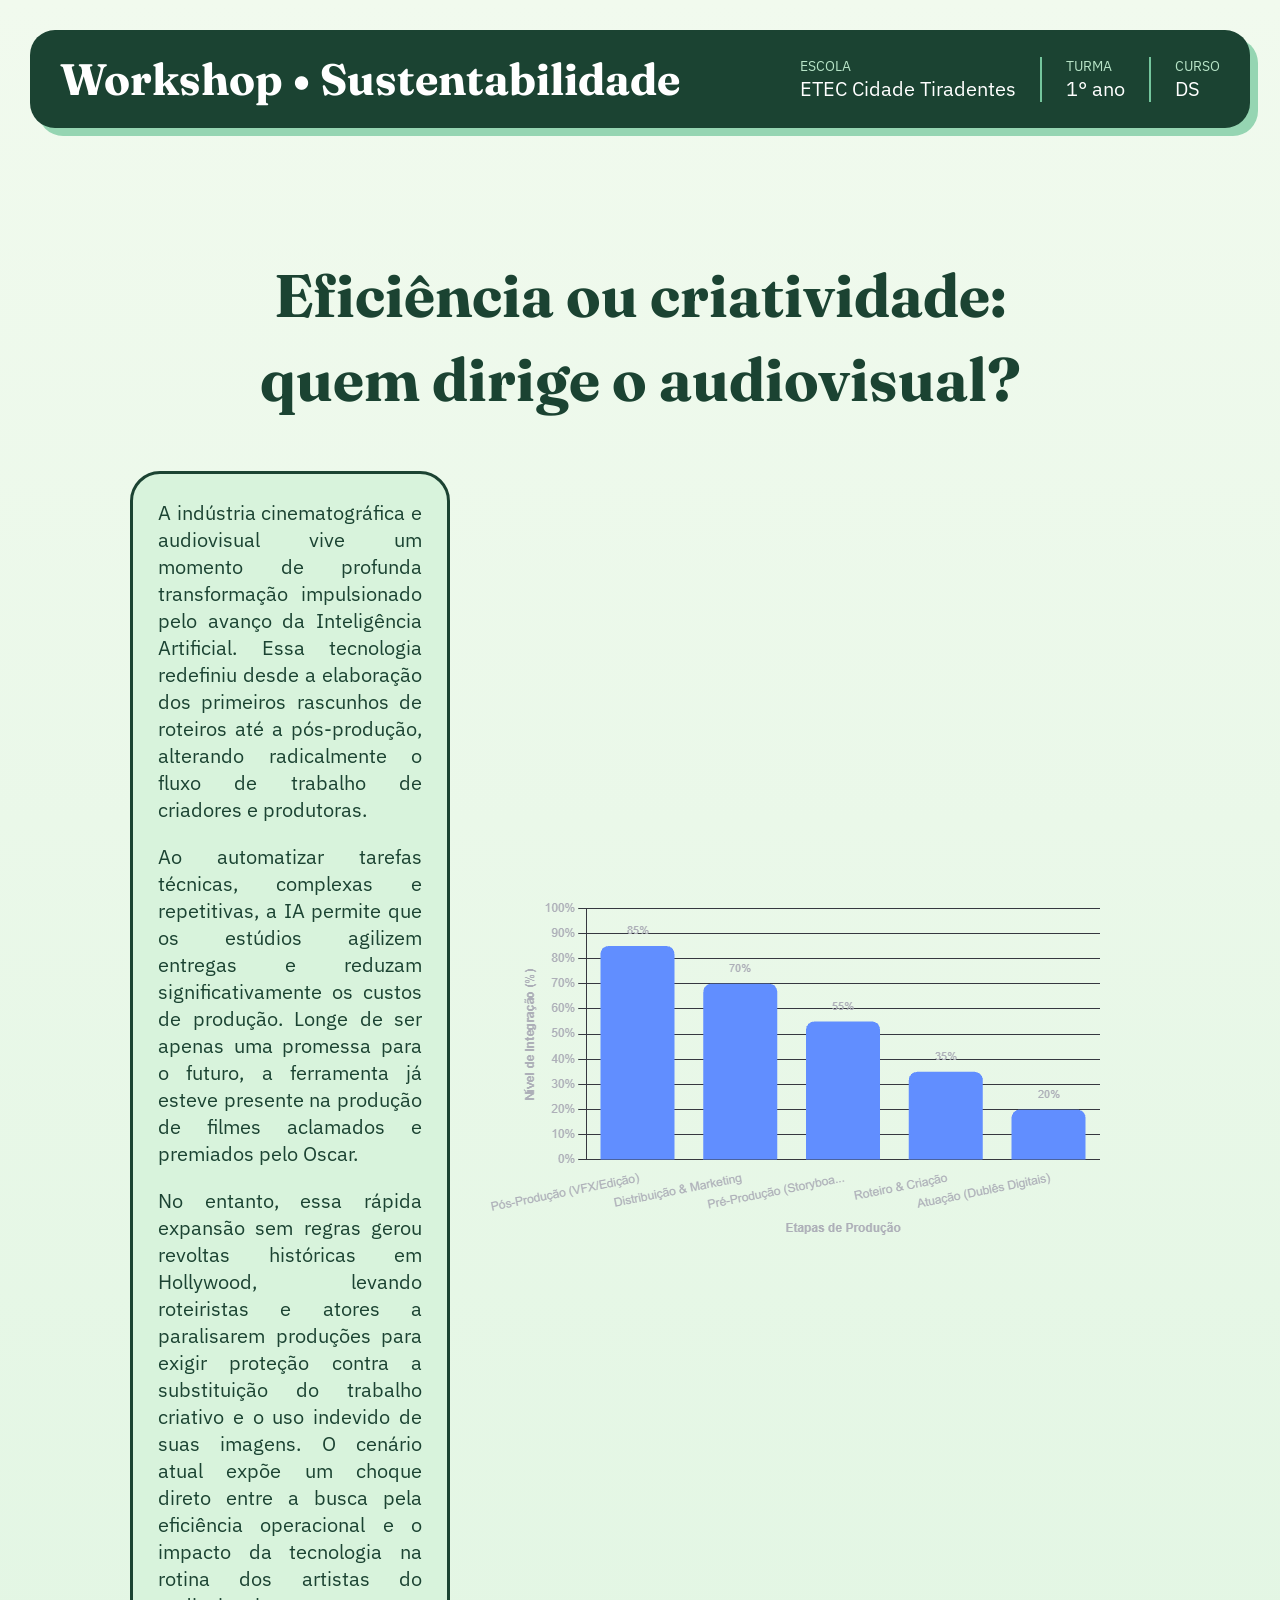
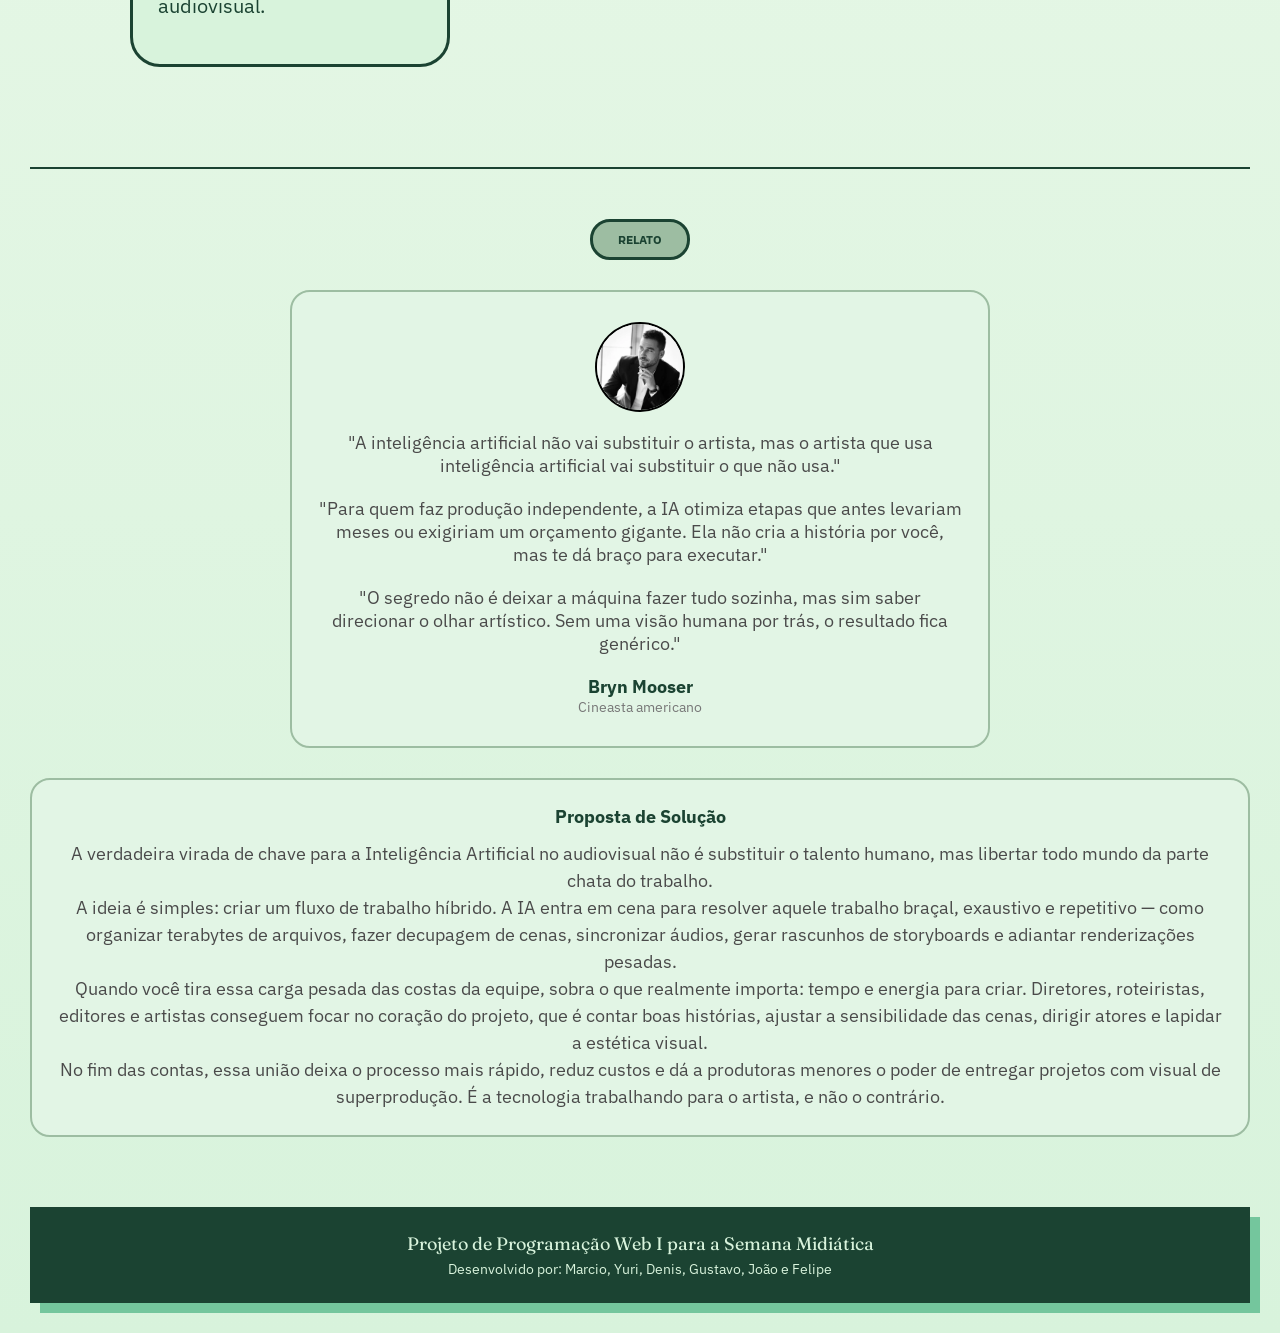
<file: audiovisual.html>
<!DOCTYPE html>
<html lang="pt-br">

    <head>
        <meta charset="UTF-8">
        <meta name="viewport" content="width=device-width, initial-scale=1.0">
        <title>Audiovisual</title>
        <link rel="stylesheet" href="./css/style.css">
        <link rel="preconnect" href="https://fonts.googleapis.com">
        <link rel="preconnect" href="https://fonts.gstatic.com" crossorigin>
        <link href="https://fonts.googleapis.com/css2?family=Fraunces:wght@600&family=IBM+Plex+Sans:wght@400;500&family=IBM+Plex+Mono:wght@500&display=swap" rel="stylesheet">
    </head>
    <body>
        <header>
            <h1>Workshop &bull; Sustentabilidade</h1>

            <dl class="info">

                <div>
                    <dt>Escola</dt>
                    <dd>ETEC Cidade Tiradentes</dd>
                </div>

                <div class="separador">
                    <dt>Turma</dt>
                    <dd>1° ano</dd>
                </div>

                <div class="separador">
                    <dt>Curso</dt>
                    <dd>DS</dd>
                </div>

            </dl>
            
        </header>

        <section class="apresentacao">

            <h2>
                Eficiência ou criatividade:<br> quem dirige o audiovisual?
            </h2>

        </section>

        <main>
            <div class="principal">
            
                <div class="assunto">
                    <p>
                        A indústria cinematográfica e audiovisual vive um momento de profunda transformação impulsionado pelo avanço da Inteligência Artificial. Essa tecnologia redefiniu desde a elaboração dos primeiros rascunhos de roteiros até a pós-produção, alterando radicalmente o fluxo de trabalho de criadores e produtoras.
                    </p>

                    <p>
                        Ao automatizar tarefas técnicas, complexas e repetitivas, a IA permite que os estúdios agilizem entregas e reduzam significativamente os custos de produção. Longe de ser apenas uma promessa para o futuro, a ferramenta já esteve presente na produção de filmes aclamados e premiados pelo Oscar.
                    </p>

                    <p>
                        No entanto, essa rápida expansão sem regras gerou revoltas históricas em Hollywood, levando roteiristas e atores a paralisarem produções para exigir proteção contra a substituição do trabalho criativo e o uso indevido de suas imagens. O cenário atual expõe um choque direto entre a busca pela eficiência operacional e o impacto da tecnologia na rotina dos artistas do audiovisual.
                    </p>
                </div>

                <img src="./img/grafico.png" alt="Gráfico de crescimento da IA no audiovisual" class="grafico">
            </div>      

            <hr>

            <div class="subtopico">
                <h3>RELATO</h3>
            </div>

            <div class="relato">
                <img src="./img/bryn.webp" alt="Ícone" class="relato-icone">
                
                <p class="relato-texto">
                    "A inteligência artificial não vai substituir o artista, mas o artista que usa inteligência artificial vai substituir o que não usa."
                </p>
                <p class="relato-texto">
                    "Para quem faz produção independente, a IA otimiza etapas que antes levariam meses ou exigiriam um orçamento gigante. Ela não cria a história por você, mas te dá braço para executar."
                </p>
                <p class="relato-texto">
                    "O segredo não é deixar a máquina fazer tudo sozinha, mas sim saber direcionar o olhar artístico. Sem uma visão humana por trás, o resultado fica genérico."
                </p>

                <span class="relato-autor">Bryn Mooser</span>
                <span class="relato-cargo">Cineasta americano</span>
            </div>

            <div class="solucao">
                <h3>Proposta de Solução</h3>
                <p>
                    A verdadeira virada de chave para a Inteligência Artificial no audiovisual não é substituir o talento humano, mas libertar todo mundo da parte chata do trabalho.
                </p>
                <p>
                    A ideia é simples: criar um fluxo de trabalho híbrido. A IA entra em cena para resolver aquele trabalho braçal, exaustivo e repetitivo — como organizar terabytes de arquivos, fazer decupagem de cenas, sincronizar áudios, gerar rascunhos de storyboards e adiantar renderizações pesadas.
                </p>
                <p>
                    Quando você tira essa carga pesada das costas da equipe, sobra o que realmente importa: tempo e energia para criar. Diretores, roteiristas, editores e artistas conseguem focar no coração do projeto, que é contar boas histórias, ajustar a sensibilidade das cenas, dirigir atores e lapidar a estética visual.
                </p>
                <p>
                    No fim das contas, essa união deixa o processo mais rápido, reduz custos e dá a produtoras menores o poder de entregar projetos com visual de superprodução. É a tecnologia trabalhando para o artista, e não o contrário.
                </p>
            </div>

        </main>



        <footer>
            <p>Projeto de Programação Web I para a Semana Midiática</p>
            <p>Desenvolvido por: Marcio, Yuri, Denis, Gustavo, João e Felipe</p>
        </footer>

    </body>

</html>
</file>
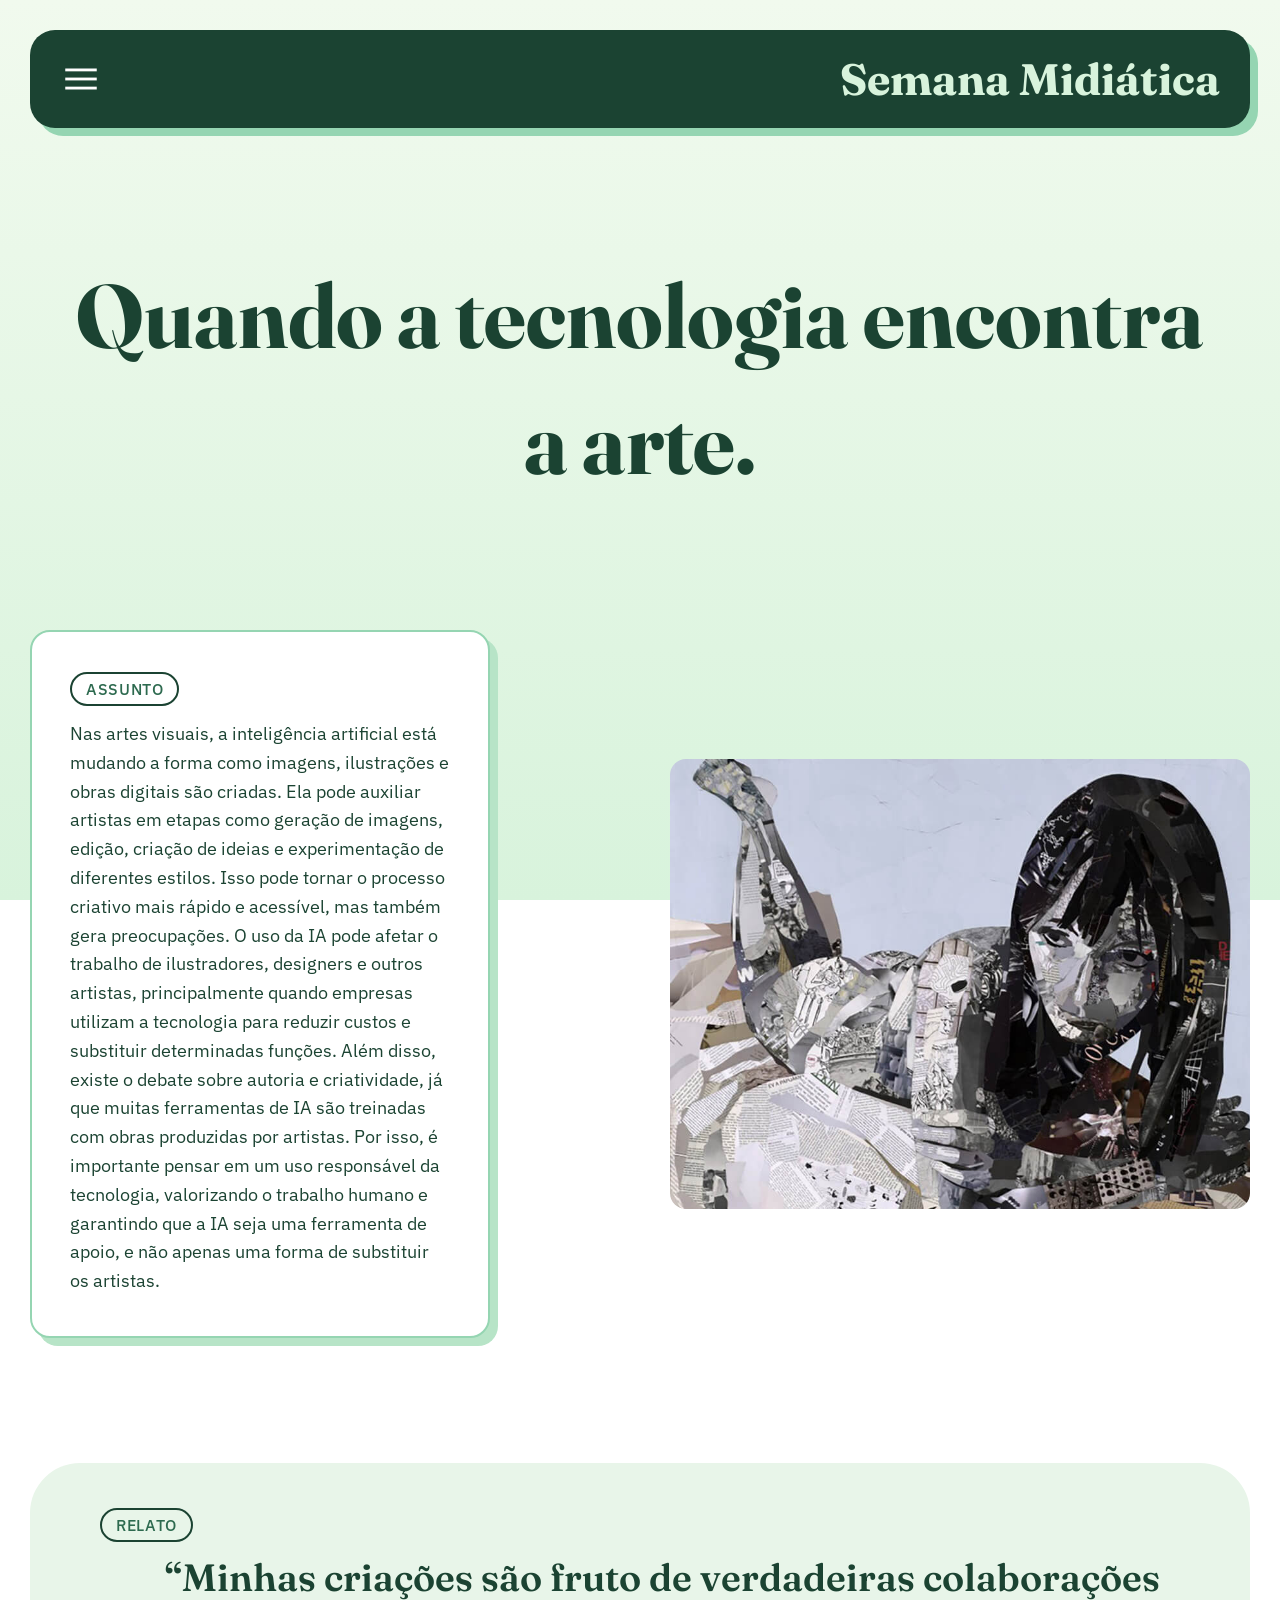
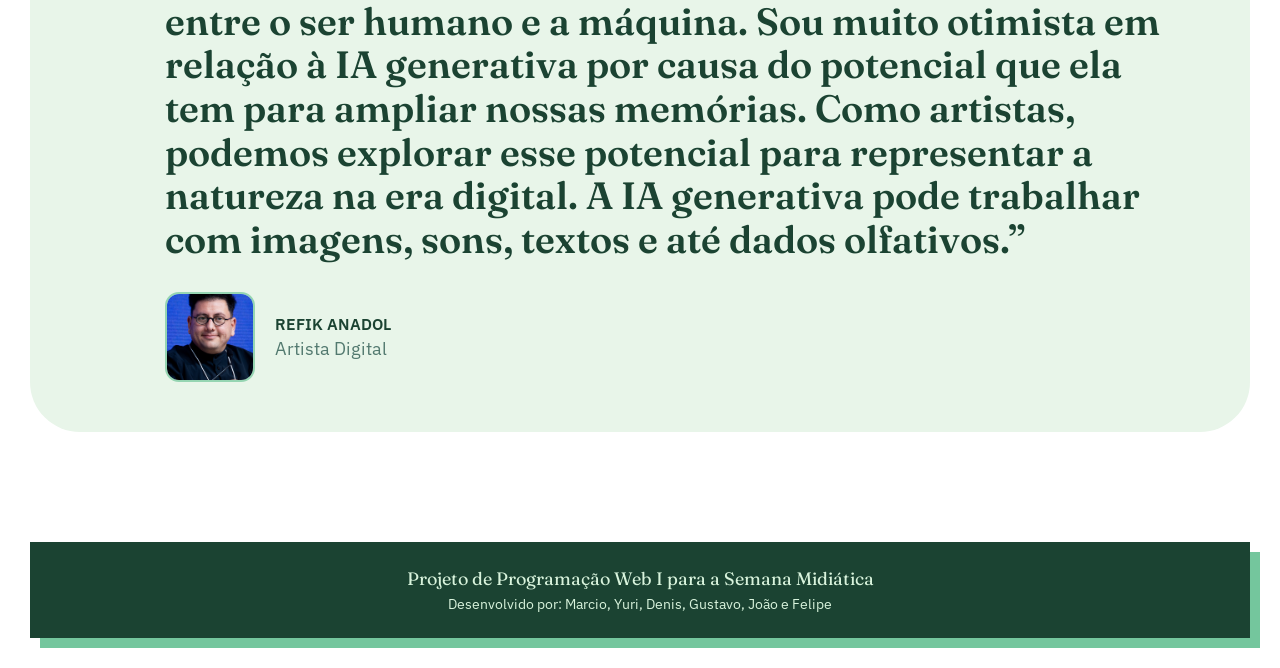
<file: paginas/artes-visuais.html>
<!DOCTYPE html>
<html lang="pt-br">
<head>
    <meta charset="UTF-8">
    <meta name="viewport" content="width=device-width, initial-scale=1.0">
    <title>Artes Visuais</title>
    <link rel="stylesheet" href="../css/global.css">
    <link rel="stylesheet" href="../css/header.css">
    <link rel="stylesheet" href="../css/footer.css">
    <link rel="stylesheet" href="../css/paginas/menu.css">
    <link rel="stylesheet" href="../css/paginas/apresentacao.css">
    <link rel="stylesheet" href="../css/paginas/assunto.css">
    <link rel="stylesheet" href="../css/paginas/relatos.css">
    <link rel="preconnect" href="https://fonts.googleapis.com">
    <link rel="preconnect" href="https://fonts.gstatic.com" crossorigin>
    <link href="https://fonts.googleapis.com/css2?family=Fraunces:wght@600&family=IBM+Plex+Sans:wght@400;500&display=swap" rel="stylesheet">
    <link rel="stylesheet" href="https://fonts.googleapis.com/css2?family=Material+Symbols+Outlined:opsz,wght,FILL,GRAD@24,400,0,0&icon_names=menu" />
</head>
<body class="pagina-interna">

    <header>
        <button id="burguer" class="material-symbols-outlined" onclick="clickMenu()">
            menu
        </button>

        <h1>Semana Midiática</h1>

        <nav id="menu">
            <ul>
                <li><a href="../index.html">Início</a></li>
                <li><a href="./design.html">Design</a></li>
                <li><a href="./artes-visuais.html">Artes Visuais</a></li>
                <li><a href="./audiovisual.html">Audiovisual</a></li>
                <li><a href="./economia.html">Economia</a></li>
                <li><a href="./mercado-trabalho.html">Mercado de Trabalho</a></li>
            </ul>
        </nav>
    </header>

    <main>
        <section class="apresentacao">
            <h2>Quando a tecnologia encontra a arte.</h2>
        </section>

       <section class="assunto">
            <div class="assunto-card">
                <span class="rotulo">Assunto</span>
                <p>Nas artes visuais, a inteligência artificial está mudando a forma como imagens, ilustrações e obras digitais são criadas. 
                    Ela pode auxiliar artistas em etapas como geração de imagens, edição, criação de ideias e experimentação de diferentes estilos.
Isso pode tornar o processo criativo mais rápido e acessível, mas também gera preocupações. 
O uso da IA pode afetar o trabalho de ilustradores, designers e outros artistas, principalmente quando empresas utilizam a tecnologia para reduzir custos e substituir determinadas funções.
Além disso, existe o debate sobre autoria e criatividade, já que muitas ferramentas de IA são treinadas com obras produzidas por artistas. 
Por isso, é importante pensar em um uso responsável da tecnologia, valorizando o trabalho humano e garantindo que a IA seja uma ferramenta de apoio, e não apenas uma forma de substituir os artistas.
</p>
            </div>

            <img class="assunto-img" src="../img/arte-visual.jpg">
        </section>


        <section class="relatos">

            <span class="rotulo">Relato</span>

            <p class="citacao">
“Minhas criações são fruto de verdadeiras colaborações entre o ser humano e a máquina. 
Sou muito otimista em relação à IA generativa por causa do potencial que ela tem para ampliar nossas memórias. 
Como artistas, podemos explorar esse potencial para representar a natureza na era digital. A IA generativa pode trabalhar com imagens, sons, textos e até dados olfativos.”


            </p>

            <div class="autor">
                <img src="../img/refik_anadol.jpg">

                <div>
                    <p>Refik Anadol</p>
                    <p>Artista Digital</p>
                </div>
            </div>

        </section>

    </main>

    <footer>
        <p>Projeto de Programação Web I para a Semana Midiática</p>
        <p>Desenvolvido por: Marcio, Yuri, Denis, Gustavo, João e Felipe</p>
    </footer>

    <script src="./paginas.js"></script>

</body>
</html>
</file>
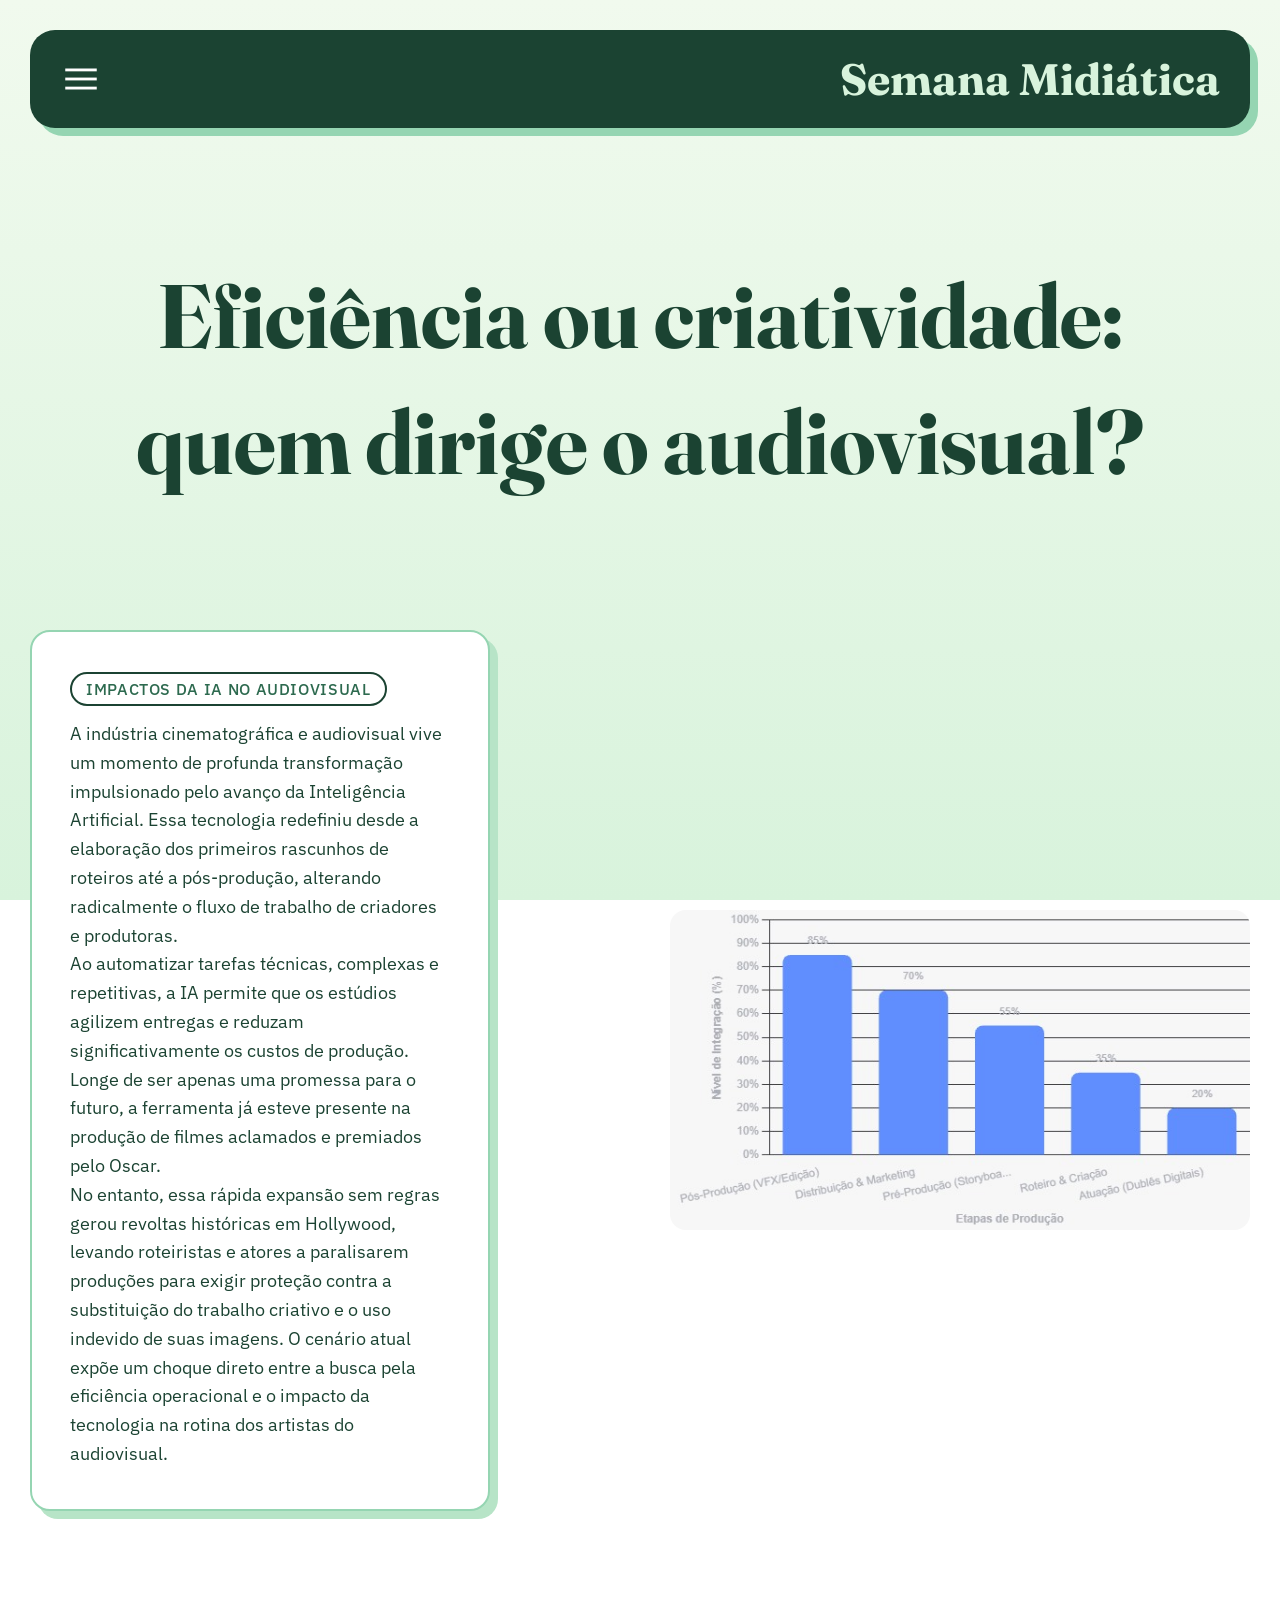
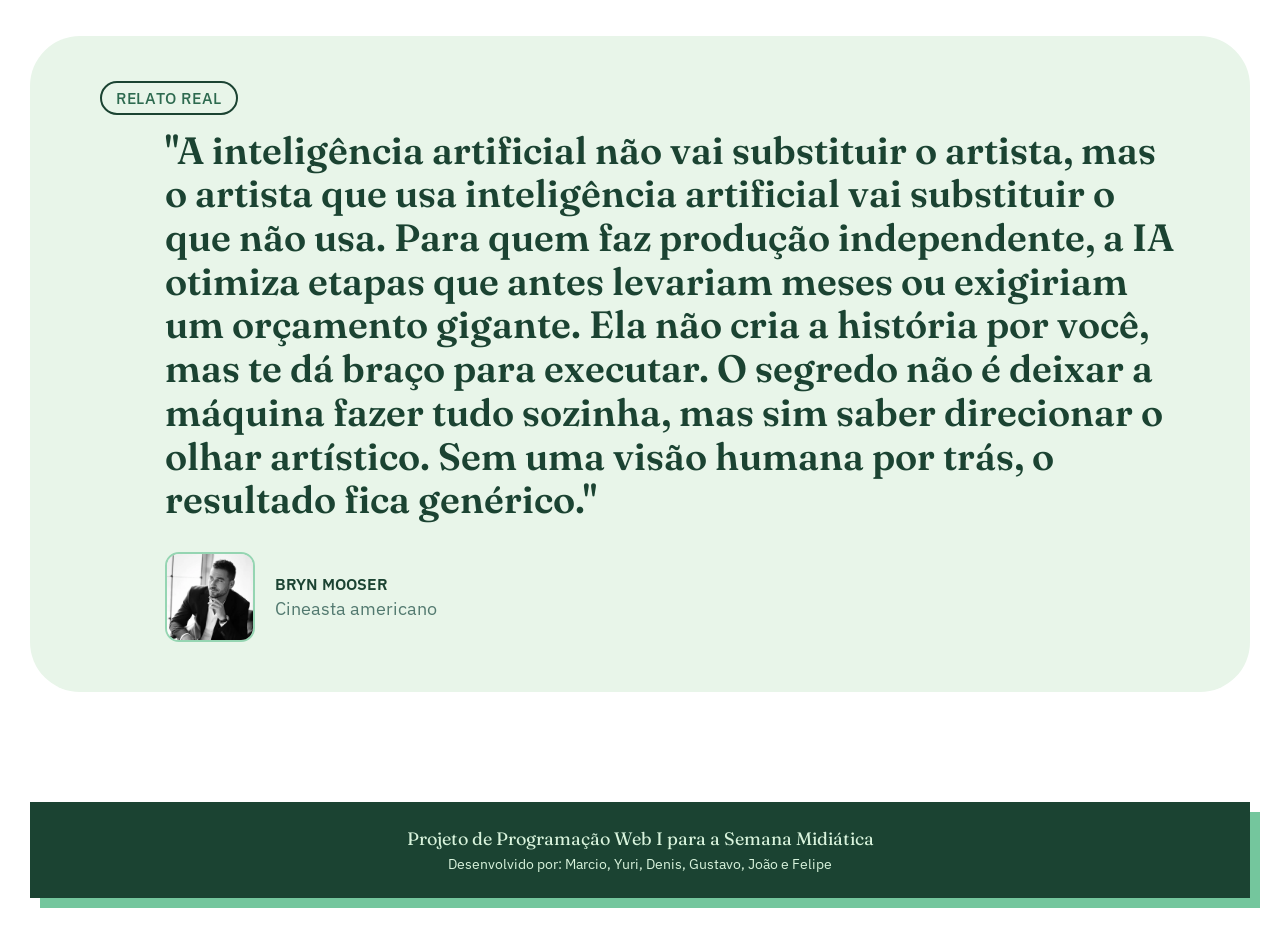
<file: paginas/audiovisual.html>
<!DOCTYPE html>
<html lang="pt-br">
<head>
    <meta charset="UTF-8">
    <meta name="viewport" content="width=device-width, initial-scale=1.0">
    <title>Audio Visual</title>
   <link rel="stylesheet" href="../css/global.css">
    <link rel="stylesheet" href="../css/header.css">
    <link rel="stylesheet" href="../css/footer.css">
    <link rel="stylesheet" href="../css/paginas/menu.css">
    <link rel="stylesheet" href="../css/paginas/apresentacao.css">
    <link rel="stylesheet" href="../css/paginas/assunto.css">
    <link rel="stylesheet" href="../css/paginas/relatos.css">
    <link rel="preconnect" href="https://fonts.googleapis.com">
    <link rel="preconnect" href="https://fonts.gstatic.com" crossorigin>
    <link href="https://fonts.googleapis.com/css2?family=Fraunces:wght@600&family=IBM+Plex+Sans:wght@400;500&display=swap" rel="stylesheet">
    <link rel="stylesheet" href="https://fonts.googleapis.com/css2?family=Material+Symbols+Outlined:opsz,wght,FILL,GRAD@24,400,0,0&icon_names=menu" />
</head>
<body class="pagina-interna">

    <header>
        <button id="burguer" class="material-symbols-outlined" onclick="clickMenu()">
            menu
        </button>

        <h1>Semana Midiática</h1>

        <nav id="menu">
            <ul>
                <li><a href="../index.html">Início</a></li>
                <li><a href="./design.html">Design</a></li>
                <li><a href="./artes-visuais.html">Artes Visuais</a></li>
                <li><a href="./audiovisual.html">Audiovisual</a></li>
                <li><a href="./economia.html">Economia</a></li>
                <li><a href="./mercado-trabalho.html">Mercado de Trabalho</a></li>
            </ul>
        </nav>
    </header>

    <main>
        <section class="apresentacao">
            <h2>Eficiência ou criatividade:<br> quem dirige o audiovisual? </h2>
        </section>

       <section class="assunto">
            <div class="assunto-card">
                <span class="rotulo">Impactos da IA no Audiovisual</span>
                <p>A indústria cinematográfica e audiovisual vive um momento de profunda transformação impulsionado pelo avanço da Inteligência Artificial. Essa tecnologia redefiniu desde a elaboração dos primeiros rascunhos de roteiros até a pós-produção, alterando radicalmente o fluxo de trabalho de criadores e produtoras.</p>
                <p>Ao automatizar tarefas técnicas, complexas e repetitivas, a IA permite que os estúdios agilizem entregas e reduzam significativamente os custos de produção. Longe de ser apenas uma promessa para o futuro, a ferramenta já esteve presente na produção de filmes aclamados e premiados pelo Oscar.</p>
                <p>No entanto, essa rápida expansão sem regras gerou revoltas históricas em Hollywood, levando roteiristas e atores a paralisarem produções para exigir proteção contra a substituição do trabalho criativo e o uso indevido de suas imagens. O cenário atual expõe um choque direto entre a busca pela eficiência operacional e o impacto da tecnologia na rotina dos artistas do audiovisual.</p>
            </div>

            <img class="assunto-img" src="../img/WhatsApp Image 2026-10-22 at 10.24.02 PM.jpeg" alt="">
        </section>


        <section class="relatos">

            <span class="rotulo">Relato Real</span>

            <p class="citacao">
                "A inteligência artificial não vai substituir o artista, mas o artista que usa inteligência artificial vai substituir o que não usa.
                Para quem faz produção independente, a IA otimiza etapas que antes levariam meses ou exigiriam um orçamento gigante. Ela não cria a história por você, mas te dá braço para executar.
                O segredo não é deixar a máquina fazer tudo sozinha, mas sim saber direcionar o olhar artístico. Sem uma visão humana por trás, o resultado fica genérico."

            </p>

            <div class="autor">
                <img src="../img/bryn.webp" alt="">

                <div>
                    <p>Bryn Mooser</p>
                    <p>Cineasta americano</p>
                </div>
            </div>

        </section>

    </main>

    <footer>
        <p>Projeto de Programação Web I para a Semana Midiática</p>
        <p>Desenvolvido por: Marcio, Yuri, Denis, Gustavo, João e Felipe</p>
    </footer>

    <script src="./paginas.js"></script>

</body>
</html>
</file>
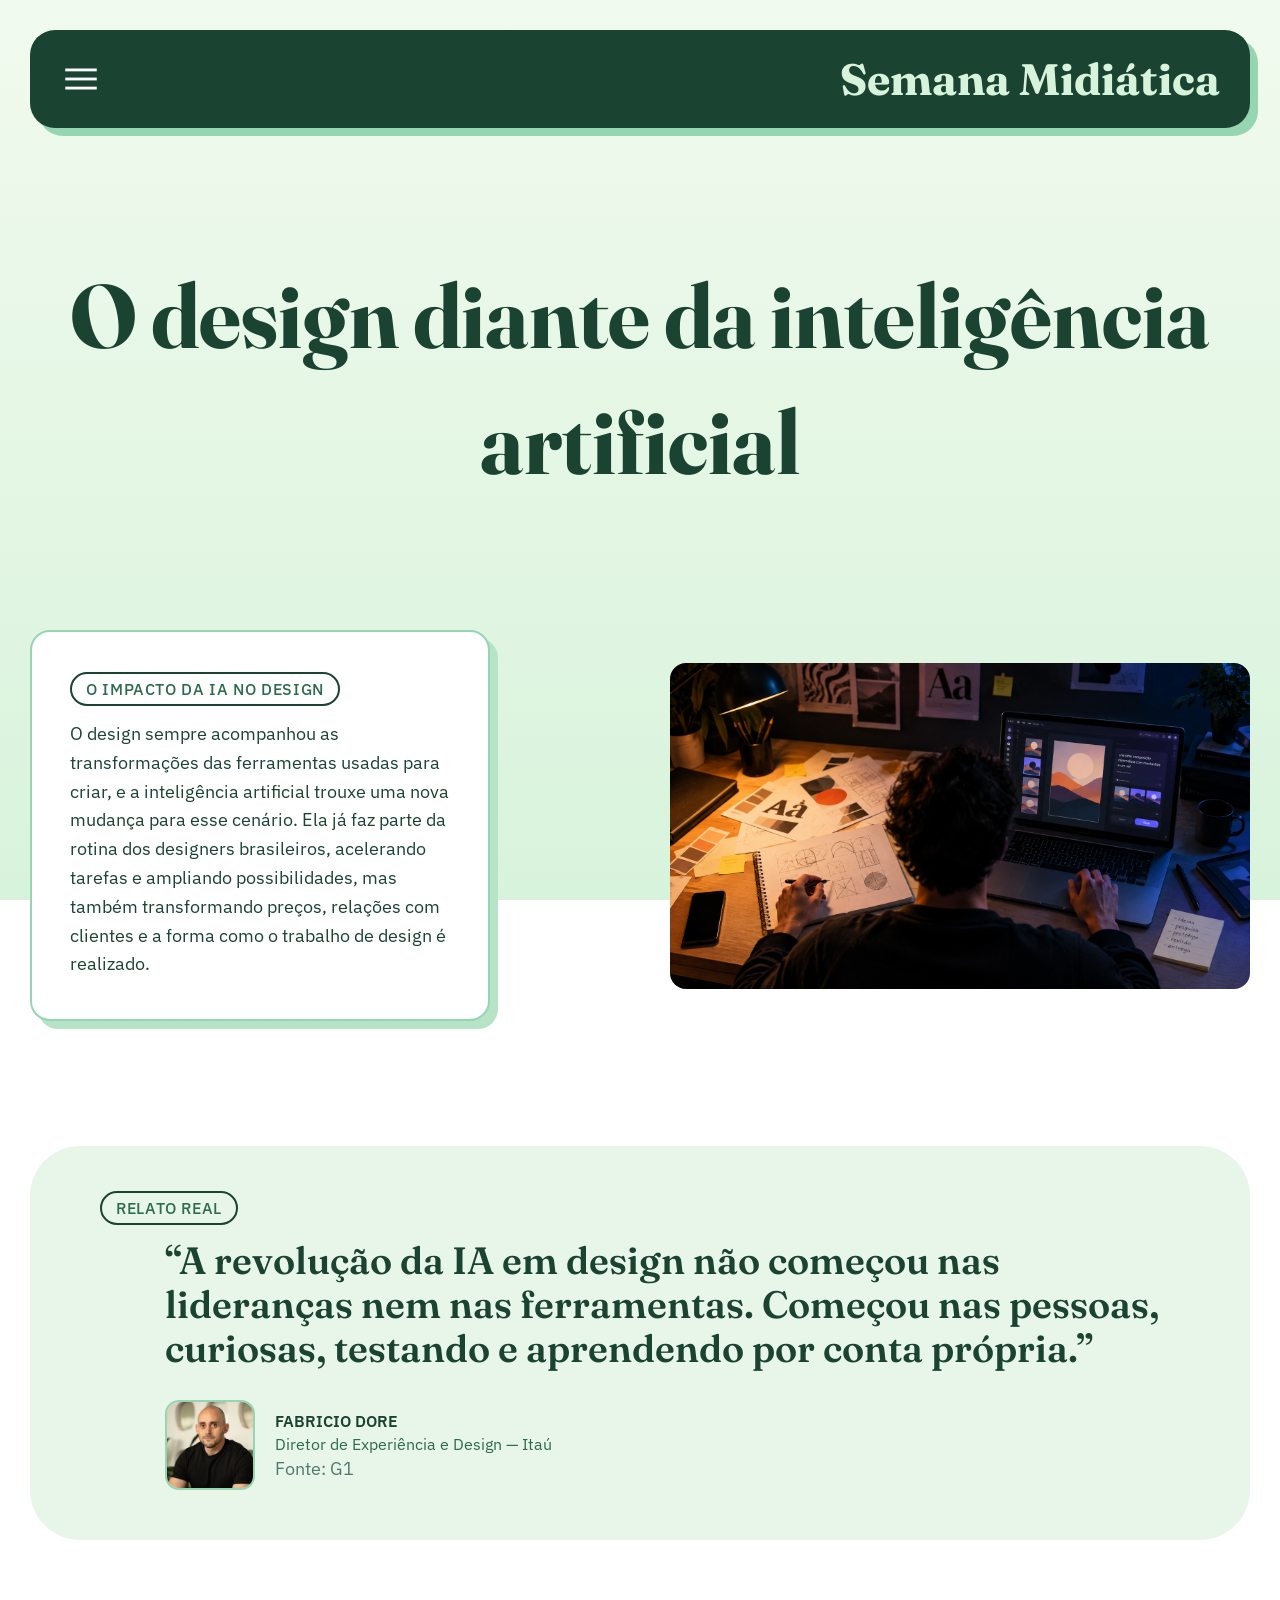
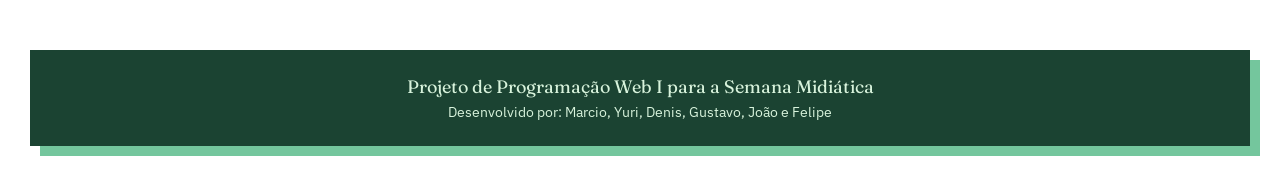
<file: paginas/design.html>
<!DOCTYPE html>
<html lang="pt-br">
<head>
    <meta charset="UTF-8">
    <meta name="viewport" content="width=device-width, initial-scale=1.0">
    <title>Design</title>
   <link rel="stylesheet" href="../css/global.css">
    <link rel="stylesheet" href="../css/header.css">
    <link rel="stylesheet" href="../css/footer.css">
    <link rel="stylesheet" href="../css/paginas/menu.css">
    <link rel="stylesheet" href="../css/paginas/apresentacao.css">
    <link rel="stylesheet" href="../css/paginas/assunto.css">
    <link rel="stylesheet" href="../css/paginas/relatos.css">
    <link rel="preconnect" href="https://fonts.googleapis.com">
    <link rel="preconnect" href="https://fonts.gstatic.com" crossorigin>
    <link href="https://fonts.googleapis.com/css2?family=Fraunces:wght@600&family=IBM+Plex+Sans:wght@400;500&display=swap" rel="stylesheet">
    <link rel="stylesheet" href="https://fonts.googleapis.com/css2?family=Material+Symbols+Outlined:opsz,wght,FILL,GRAD@24,400,0,0&icon_names=menu" />
</head>
<body class="pagina-interna">

    <header>
        <button id="burguer" class="material-symbols-outlined" onclick="clickMenu()">
            menu
        </button>

        <h1>Semana Midiática</h1>

        <nav id="menu">
            <ul>
                <li><a href="../index.html">Início</a></li>
                <li><a href="./design.html">Design</a></li>
                <li><a href="./artes-visuais.html">Artes Visuais</a></li>
                <li><a href="./audiovisual.html">Audiovisual</a></li>
                <li><a href="./economia.html">Economia</a></li>
                <li><a href="./mercado-trabalho.html">Mercado de Trabalho</a></li>
            </ul>
        </nav>
    </header>

    <main>
        <section class="apresentacao">
            <h2>O design diante da inteligência artificial</h2>
        </section>

       <section class="assunto">
            <div class="assunto-card">
                <span class="rotulo">O impacto da IA no design</span>
                <p>O design sempre acompanhou as transformações das ferramentas usadas para criar, e a inteligência artificial trouxe uma nova mudança para esse cenário. Ela já faz parte da rotina dos designers brasileiros, acelerando tarefas e ampliando possibilidades, mas também transformando preços, relações com clientes e a forma como o trabalho de design é realizado.</p>
            </div>

            <img class="assunto-img" src="../img/progamando.png" alt="">
        </section>

        <section class="relatos">

            <span class="rotulo">Relato real</span>

            <p class="citacao">
                “A revolução da IA em design não começou nas lideranças nem nas ferramentas.
                Começou nas pessoas, curiosas, testando e aprendendo por conta própria.”
            </p>

            <div class="autor">

                <img src="../img/fabricio.jfif" alt="Fabricio Dore">

                <div>
                    <p>Fabricio Dore</p>
                    <p>Diretor de Experiência e Design — Itaú</p>
                    <p>Fonte: G1</p>
                </div>

            </div>

        </section>

    </main>

    <footer>
        <p>Projeto de Programação Web I para a Semana Midiática</p>
        <p>Desenvolvido por: Marcio, Yuri, Denis, Gustavo, João e Felipe</p>
    </footer>

    <script src="./paginas.js"></script>

</body>
</html>
</file>
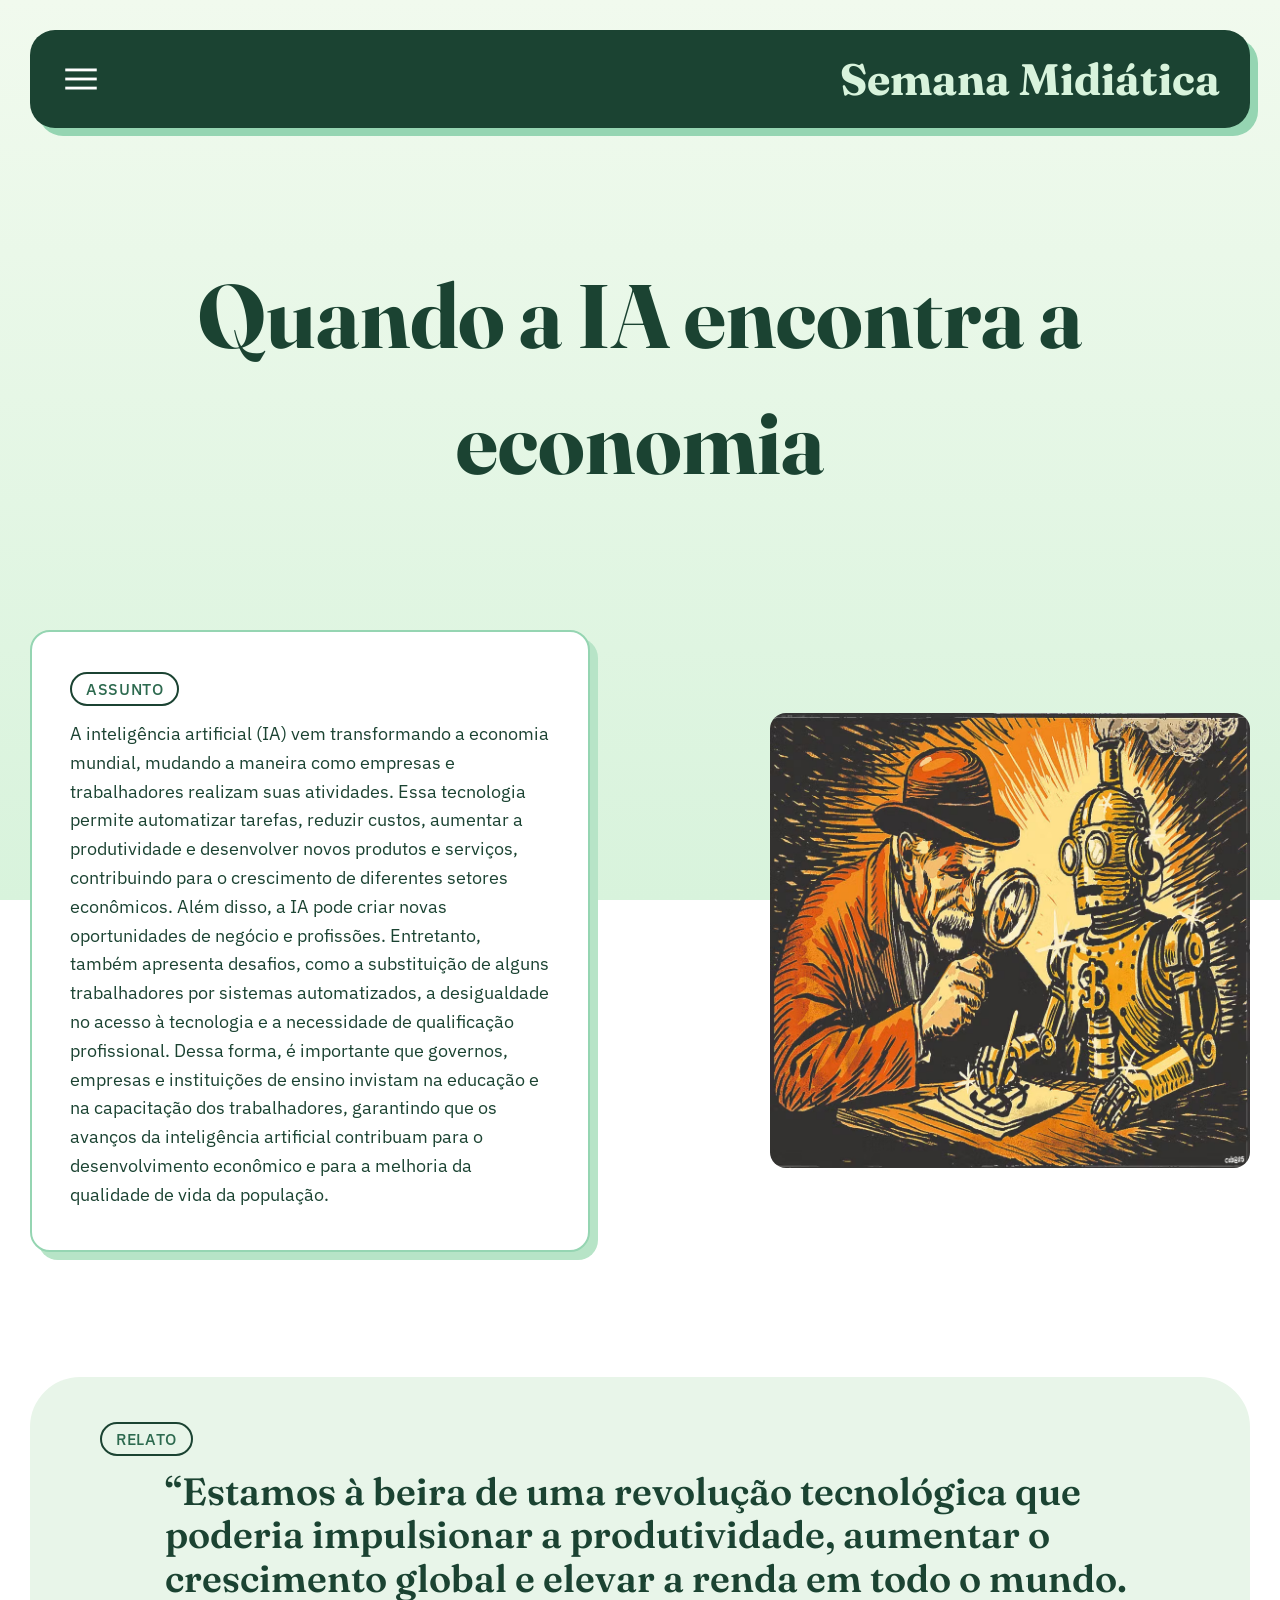
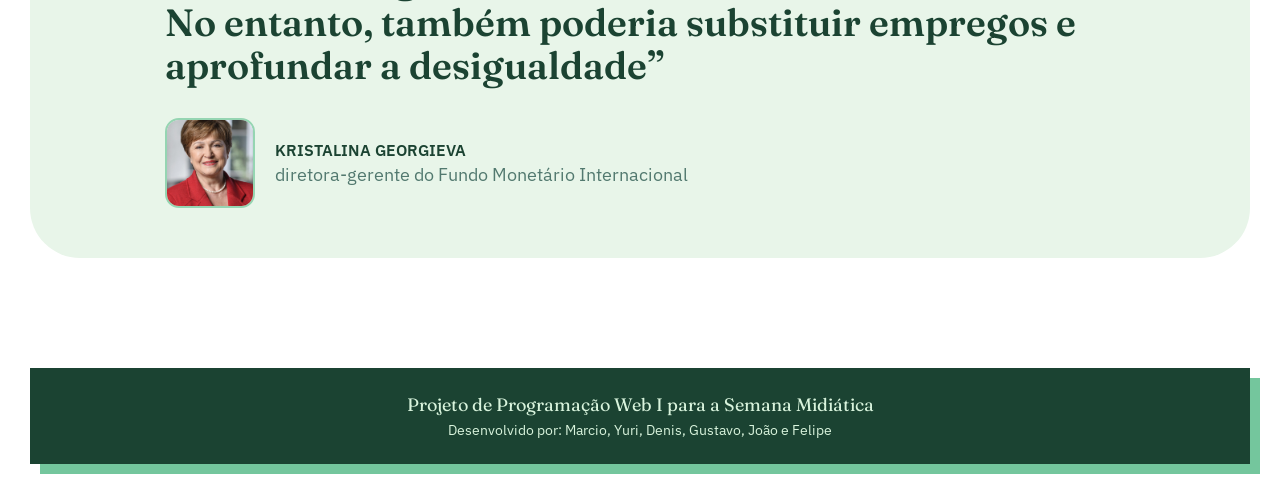
<file: paginas/economia.html>
<!DOCTYPE html>
<html lang="pt-br">
<head>
    <meta charset="UTF-8">
    <meta name="viewport" content="width=device-width, initial-scale=1.0">
    <title>Economia</title>
    <link rel="stylesheet" href="../css/global.css">
    <link rel="stylesheet" href="../css/header.css">
    <link rel="stylesheet" href="../css/footer.css">
    <link rel="stylesheet" href="../css/paginas/menu.css">
    <link rel="stylesheet" href="../css/paginas/apresentacao.css">
    <link rel="stylesheet" href="../css/paginas/assunto.css">
    <link rel="stylesheet" href="../css/paginas/relatos.css">
    <link rel="preconnect" href="https://fonts.googleapis.com">
    <link rel="preconnect" href="https://fonts.gstatic.com" crossorigin>
    <link href="https://fonts.googleapis.com/css2?family=Fraunces:wght@600&family=IBM+Plex+Sans:wght@400;500&display=swap" rel="stylesheet">
    <link rel="stylesheet" href="https://fonts.googleapis.com/css2?family=Material+Symbols+Outlined:opsz,wght,FILL,GRAD@24,400,0,0&icon_names=menu" />
</head>
<body class="pagina-interna">

    <header>
        <button id="burguer" class="material-symbols-outlined" onclick="clickMenu()">
            menu
        </button>

        <h1>Semana Midiática</h1>

        <nav id="menu">
            <ul>
                <li><a href="../index.html">Início</a></li>
                <li><a href="./design.html">Design</a></li>
                <li><a href="./artes-visuais.html">Artes Visuais</a></li>
                <li><a href="./audiovisual.html">Audiovisual</a></li>
                <li><a href="./economia.html">Economia</a></li>
                <li><a href="./mercado-trabalho.html">Mercado de Trabalho</a></li>
            </ul>
        </nav>
    </header>

    <main>
        <section class="apresentacao">
            <h2> Quando a IA encontra a economia </h2>
        </section>

       <section class="assunto">
            <div class="assunto-card">
                <span class="rotulo">assunto</span>
                <p>A inteligência artificial (IA) vem transformando a economia mundial, mudando a maneira como empresas e trabalhadores realizam suas atividades.
                    Essa tecnologia permite automatizar tarefas, reduzir custos, aumentar a produtividade e desenvolver novos produtos e serviços, contribuindo para o crescimento de diferentes setores econômicos.
                    Além disso, a IA pode criar novas oportunidades de negócio e profissões. Entretanto, também apresenta desafios, como a substituição de alguns trabalhadores por sistemas automatizados, a desigualdade no acesso à tecnologia e a necessidade de qualificação profissional.
                    Dessa forma, é importante que governos, empresas e instituições de ensino invistam na educação e na capacitação dos trabalhadores, garantindo que os avanços da inteligência artificial contribuam para o desenvolvimento econômico e para a melhoria da qualidade de vida da população.</p>
            </div>

            <img class="assunto-img" src="../img/23opin-200-col-op3-a19-img01.avif" alt="" width="400" height="300">
        </section>


        <section class="relatos">

            <span class="rotulo">Relato</span>

            <p class="citacao">
                “Estamos à beira de uma revolução tecnológica que poderia impulsionar a produtividade,
                aumentar o crescimento global e elevar a renda em todo o mundo.
                No entanto, também poderia substituir empregos e aprofundar a desigualdade”
            </p>

            <div class="autor">
                <img src="../img/vpcpWuF2aHOC8el6ZMxOqS8iv8q6vFWyxKIMDLU4Wr_wfF4lJgf7GB41guhJn_qIUk2cMZCS_tQLF2Jf8pX9YyR5wBDlZaC1kTQmlGIYYk77D18TosCoET2cqCcK-8pwncMrVmWsnhva4tC-ywZ7koLhaeoMjIq-HOS6sYYXtGQAZCr8S41069RwgF83Pldn.jpg" alt="">

                <div>
                    <p>Kristalina Georgieva</p>
                    <p>diretora-gerente do Fundo Monetário Internacional</p>
                </div>
            </div>

        </section>

    </main>

    <footer>
        <p>Projeto de Programação Web I para a Semana Midiática</p>
        <p>Desenvolvido por: Marcio, Yuri, Denis, Gustavo, João e Felipe</p>
    </footer>

    <script src="./paginas.js"></script>

</body>
</html>
</file>
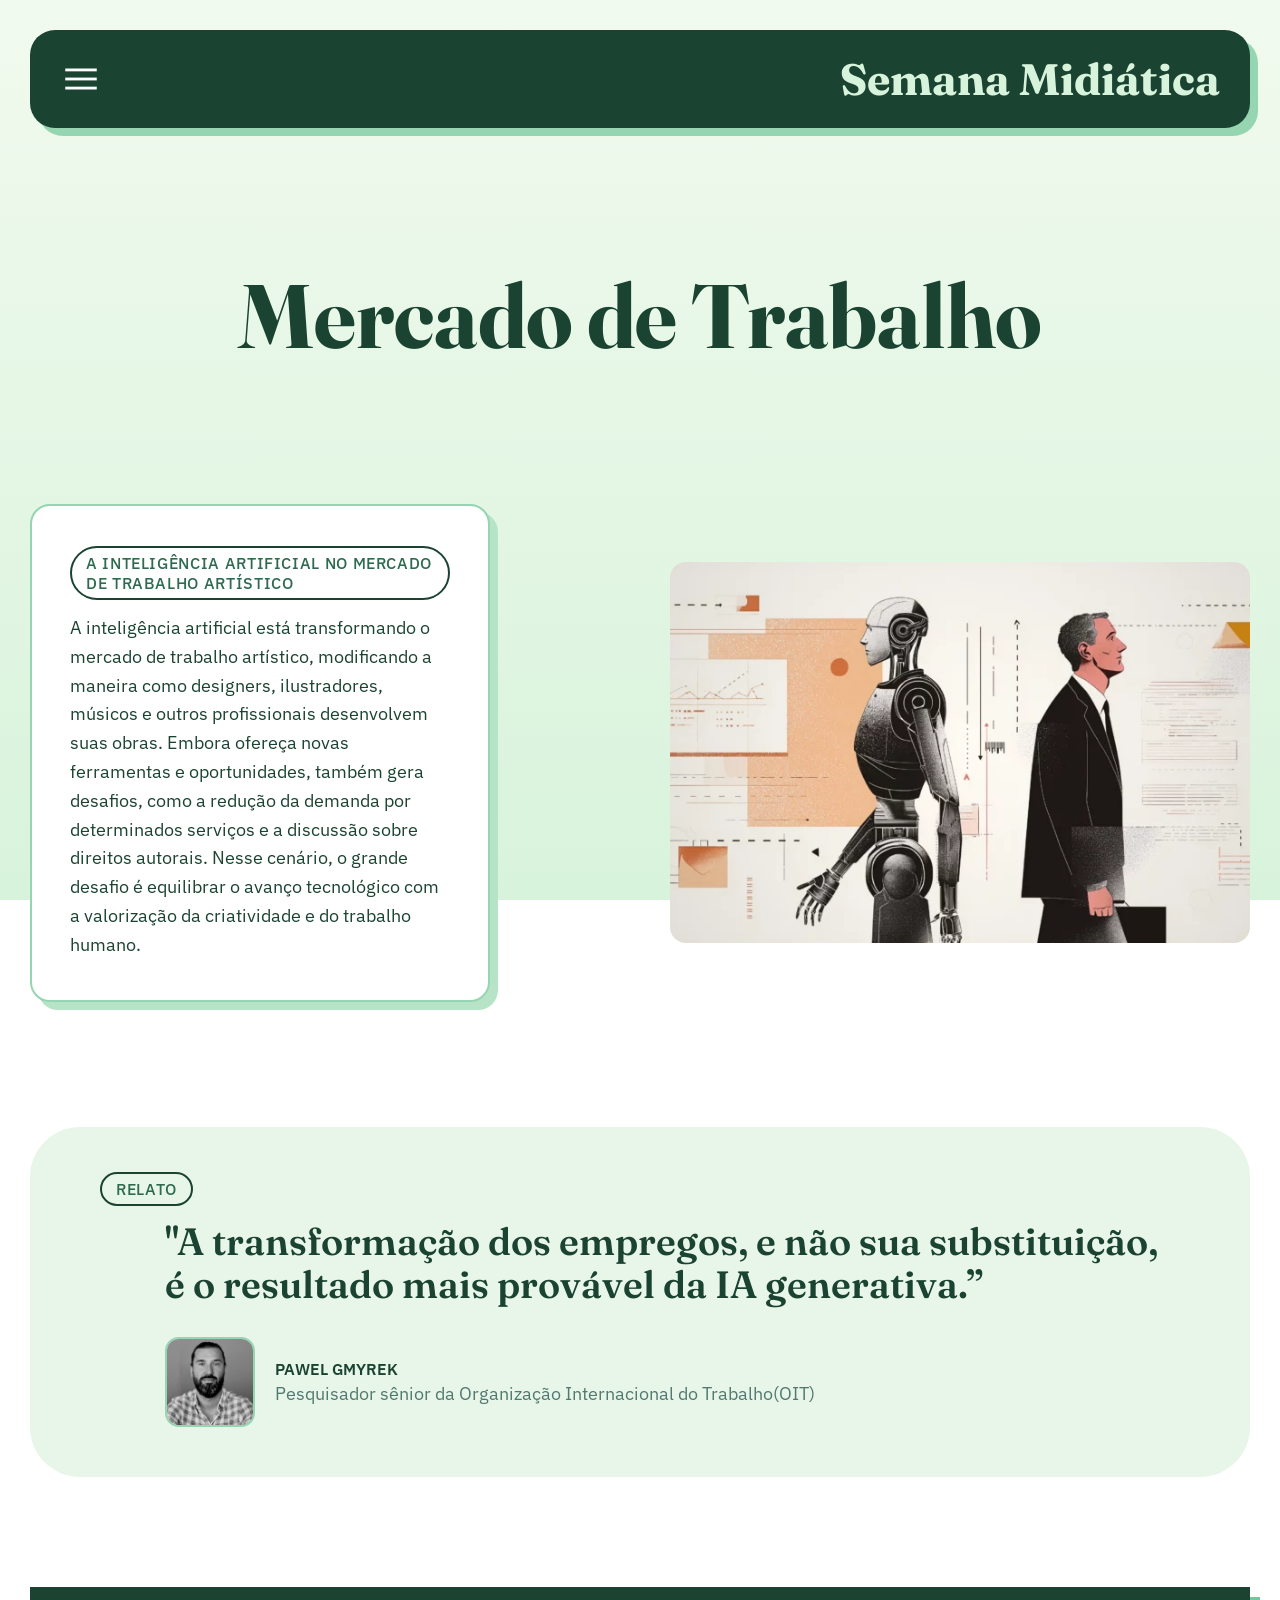
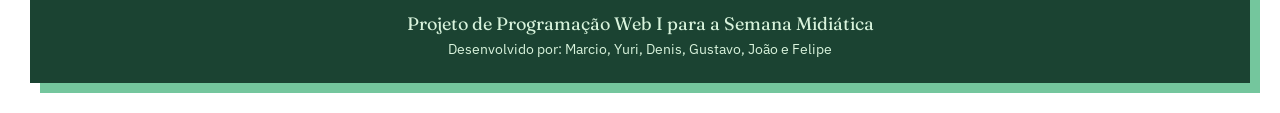
<file: paginas/mercado-trabalho.html>
<!DOCTYPE html>
<html lang="pt-br">
<head>
    <meta charset="UTF-8">
    <meta name="viewport" content="width=device-width, initial-scale=1.0">
    <title>Mercado de Trabalho</title>
    <link rel="stylesheet" href="../css/global.css">
    <link rel="stylesheet" href="../css/header.css">
    <link rel="stylesheet" href="../css/footer.css">
    <link rel="stylesheet" href="../css/paginas/menu.css">
    <link rel="stylesheet" href="../css/paginas/apresentacao.css">
    <link rel="stylesheet" href="../css/paginas/assunto.css">
    <link rel="stylesheet" href="../css/paginas/relatos.css">
    <link rel="preconnect" href="https://fonts.googleapis.com">
    <link rel="preconnect" href="https://fonts.gstatic.com" crossorigin>
    <link href="https://fonts.googleapis.com/css2?family=Fraunces:wght@600&family=IBM+Plex+Sans:wght@400;500&display=swap" rel="stylesheet">
    <link rel="stylesheet" href="https://fonts.googleapis.com/css2?family=Material+Symbols+Outlined:opsz,wght,FILL,GRAD@24,400,0,0&icon_names=menu" />
</head>
<body class="pagina-interna">

    <header>
        <button id="burguer" class="material-symbols-outlined" onclick="clickMenu()">
            menu
        </button>

        <h1>Semana Midiática</h1>

        <nav id="menu">
            <ul>
                <li><a href="../index.html">Início</a></li>
                <li><a href="./design.html">Design</a></li>
                <li><a href="./artes-visuais.html">Artes Visuais</a></li>
                <li><a href="./audiovisual.html">Audiovisual</a></li>
                <li><a href="./economia.html">Economia</a></li>
                <li><a href="./mercado-trabalho.html">Mercado de Trabalho</a></li>
            </ul>
        </nav>
    </header>

    <main>
        <section class="apresentacao">
            <h2>Mercado de Trabalho </h2>
        </section>

       <section class="assunto">
            <div class="assunto-card">
                <span class="rotulo">A inteligência artificial no mercado de trabalho artístico</span>

                <p>A inteligência artificial está transformando o mercado de trabalho artístico, modificando a maneira como designers, ilustradores, músicos e outros profissionais desenvolvem suas obras. Embora ofereça novas ferramentas e oportunidades, também gera desafios, como a redução da demanda por determinados serviços e a discussão sobre direitos autorais. Nesse cenário, o grande desafio é equilibrar o avanço tecnológico com a valorização da criatividade e do trabalho humano.</p>
            </div>

            <img class="assunto-img" src="../img/impacto-ia-mercado-de-trabalho-640x420.webp" alt="">
        </section>


        <section class="relatos">

            <span class="rotulo">Relato</span>

            <p class="citacao">
                "A transformação dos empregos, e não sua substituição, é o resultado mais provável da IA generativa.”
            </p>

            <div class="autor">
                <img src="../img/pawel.jpg" alt="">

                <div>
                    <p>Pawel Gmyrek</p>
                    <p>Pesquisador sênior da Organização Internacional do Trabalho(OIT)</p>
                </div>
            </div>

        </section>

    </main>

    <footer>
        <p>Projeto de Programação Web I para a Semana Midiática</p>
        <p>Desenvolvido por: Marcio, Yuri, Denis, Gustavo, João e Felipe</p>
    </footer>

    <script src="./paginas.js"></script>

</body>
</html>
</file>
<file: css/style.css>
* {
    margin: 0;
    padding: 0;
    box-sizing: border-box;
}

body {
    padding: 30px;
    font-family: 'IBM Plex Sans', sans-serif;
    background: linear-gradient(#F1FAEE, #D8F3DC);
    color: #1B4332;
}

header {
    display: flex;
    align-items: center;
    padding: 22px 30px;
    background: #1B4332;
    color: white;
    border-radius: 25px;
    box-shadow: 8px 8px 0 #95D5B2;
}

header h1 {
    font-family: 'Fraunces', serif;
    font-size: 44px;
}

.info {
    display: flex;
    align-items: center;
    gap: 24px;
    margin-left: auto;
}

.info dt {
    font-size: 14px;
    color: #B7E4C7;
    text-transform: uppercase;
}

.info dd {
    font-size: 20px;
    color: white;
}

.separador {
    border-left: 2px solid #74C69D;
    padding-left: 24px;
}

.apresentacao {
    display: flex;
    justify-content: center;
    margin-top: 125px;
    position: relative;
}

.apresentacao h2 {
    max-width: 1150px;
    font-family: 'Fraunces', serif;
    font-size: 60px;
    line-height: 1.4;
    text-align: center;
    color: #1B4332;
}

.principal {
    display: flex;
    align-items: center;
    justify-content: space-between;
    gap: 30px; 
    margin-top: 50px;
    margin-left: 100px;
    margin-right: 50px;
}
.assunto {
    flex: 1;
    max-width: 45%; 
    text-align: justify;
    background: #D8F3DC;
    border-radius: 30px;
    padding: 25px;
    border: solid #1B4332 3px;
}

.grafico {
    flex: 1;
    margin-right: 100px;
    max-width: 750px;
    height: auto;
    object-fit: contain;
    align-self: center;
}
.assunto p {
    font-size: 20px;
    margin-bottom: 20px;
}

hr {
    border: none;
    border-top: 2px solid #1B4332;
    margin: 50px 0;
    margin-top: 100px;
}
.subtopico {
    margin: 10px auto 0 auto;
    width: fit-content;
    border-radius: 20px;
    background-color: #9dbda2;
    text-align: center;
    padding: 10px 25px;
    border: solid #1B4332 3px;
    font-size: 10px;
}

.relato {
    max-width: 700px;
    margin: 30px auto;
    padding: 30px 25px;
    background: #e2f5e5;
    border: 2px solid #9dbda2;
    border-radius: 20px;
    text-align: center;
}
.relato-icone {
    width: 90px;
    border-radius: 50%;
    border: solid black 2px;
    margin-bottom: 15px;
}
.relato-texto {
    font-size: 18px;
    color: #4a4a4a;
    margin-bottom: 20px;
}
.relato-autor {
    font-size: 18px;
    font-weight: bold;
    color: #1B4332;
}
.relato-cargo {
    display: block;
    font-size: 14px;
    color: #777;
}

.solucao {
    max-width: 1500px;
    margin: 30px auto;
    padding: 25px;
    background: #e2f5e5;
    border: 2px solid #9dbda2;
    border-radius: 20px;
    text-align: center;
}
.solucao h3 {
    color: #1B4332;
    margin-bottom: 12px;
    font-size: 18px;
}
.solucao p {
    color: #4a4a4a;
    font-size: 18px;
    line-height: 1.5;
}

footer {
    margin-top: 70px;
    padding: 20px;
    background: #1B4332;
    color: #D8F3DC;
    text-align: center;
    box-shadow: 10px 10px 0 #74C69D;
}

footer p {
    margin: 5px;
    font-size: 14px;
}

footer p:first-child {
    font-family: 'Fraunces', serif;
    font-size: 18px;
    color: #D8F3DC;
}
</file>
<file: css/global.css>
* {
    margin: 0;
    padding: 0;
    box-sizing: border-box;
}

body {
    padding: 30px;
    font-family: 'IBM Plex Sans', sans-serif;
    background: linear-gradient(#F1FAEE, #D8F3DC);
    color: #1B4332;
}

.pagina-interna {
    background:
        linear-gradient(rgba(241, 250, 238, 0.60)),
        url('../img/Fundo2.png');
    background-size: cover;
    background-position: center;
    background-attachment: fixed;
    background-repeat: no-repeat;
}
</file>
<file: css/header.css>
header {
    display: flex;
    align-items: center;
    padding: 22px 30px;
    background: #1B4332;
    color: white;
    border-radius: 25px;
    box-shadow: 8px 8px 0 #95D5B2;
}

header h1 {
    font-family: 'Fraunces', serif;
    font-size: 44px;
    color: #D8F3DC;
}
</file>
<file: css/footer.css>
footer {
    margin-top: 70px;
    padding: 20px;
    background: #1B4332;
    color: #D8F3DC;
    text-align: center;
    box-shadow: 10px 10px 0 #74C69D;
}

footer p {
    margin: 5px;
    font-size: 14px;
}

footer p:first-child {
    font-family: 'Fraunces', serif;
    font-size: 18px;
    color: #D8F3DC;
}
</file>
<file: css/paginas/menu.css>
header {
    position: relative;
    justify-content: space-between;
}

#burguer {
    cursor: pointer;
    background-color: #1B4332;
    color: #ffffff;
    border: none;
    font-size: 42px;
}


#menu {
    display: none;
    position: absolute;
    left: 30px;
    top: 70px;
    background: #1B4332;
    padding: 10px;
    border-radius: 10px;
}

#menu ul {
    list-style: none;
}

#menu a {
    display: block;
    padding: 8px 12px;
    color: #D8F3DC;
    text-decoration: none;
    white-space: nowrap;
}

#menu a:hover {
    background: #2D6A4F;
    border-radius: 5px;
}
</file>
<file: css/paginas/apresentacao.css>
.apresentacao {
    display: flex;
    justify-content: center;
    margin-top: 125px;
    margin-bottom: 125px;
}

.apresentacao h2 {
    max-width: 1150px;
    text-align: center;
    font-family: 'Fraunces', serif;
    font-size: 90px;
    line-height: 1.4;
    color: #1B4332;
}
</file>
<file: css/paginas/assunto.css>
.assunto {
    display: flex;
    align-items: center;
    gap: 180px;
    max-width: 1450px;
    margin: 0 auto 125px;
}

.assunto-card {
    flex: 1;
    padding: 40px 38px;
    background: #FFFFFF;
    border: 2px solid #95D5B2;
    border-radius: 20px;
    box-shadow: 8px 8px 0 #B7E4C7;
    transition: transform 0.4s ease;
}

.assunto-card:hover {
    transform: scale(1.20);
}

.assunto-img {
    flex: 1;
    max-width: 580px;
    height: auto;
    border-radius: 16px;
    background: #D8F3DC;
    object-fit: cover;
    transition: transform 0.4s ease;
}

.assunto-img:hover {
    transform: scale(1.20);
}

.assunto p {
    font-size: 18px;
    line-height: 1.6;
}

.rotulo {
    display: inline-block;
    margin-bottom: 14px;
    padding: 5px 14px;
    border: 2px solid #1B4332;
    border-radius: 50px;
    font-size: 16px;
    font-weight: 500;
    text-transform: uppercase;
    letter-spacing: .04em;
    color: #2D6A4F;
}
</file>
<file: css/paginas/relatos.css>
.relatos {
    max-width: 1250px;
    margin: 0 auto 110px;
    padding: 45px 70px 50px;
    background: #E8F5E9;
    border-radius: 50px;
}


.citacao {
    max-width: 1050px;
    margin: 0 0 30px 65px;
    font-family: 'Fraunces', serif;
    font-size: 38px;
    font-weight: 600;
    line-height: 1.15;
    color: #1B4332;
}

.autor {
    display: flex;
    align-items: center;
    gap: 20px;
    margin-left: 65px;
}

.autor img {
    width: 90px;
    height: 90px;
    object-fit: cover;

    border: 2px solid #95D5B2;
    border-radius: 14px;
}

.autor p {
    margin: 3px 0;
    font-family: 'IBM Plex Sans', sans-serif;
    color: #2D6A4F;
}

.autor p:first-child {
    font-size: 16px;
    font-weight: 600;
    text-transform: uppercase;
    color: #1B4332;
}

.autor p:last-child {
    font-size: 18px;
    color: #52796F;
}
</file>
